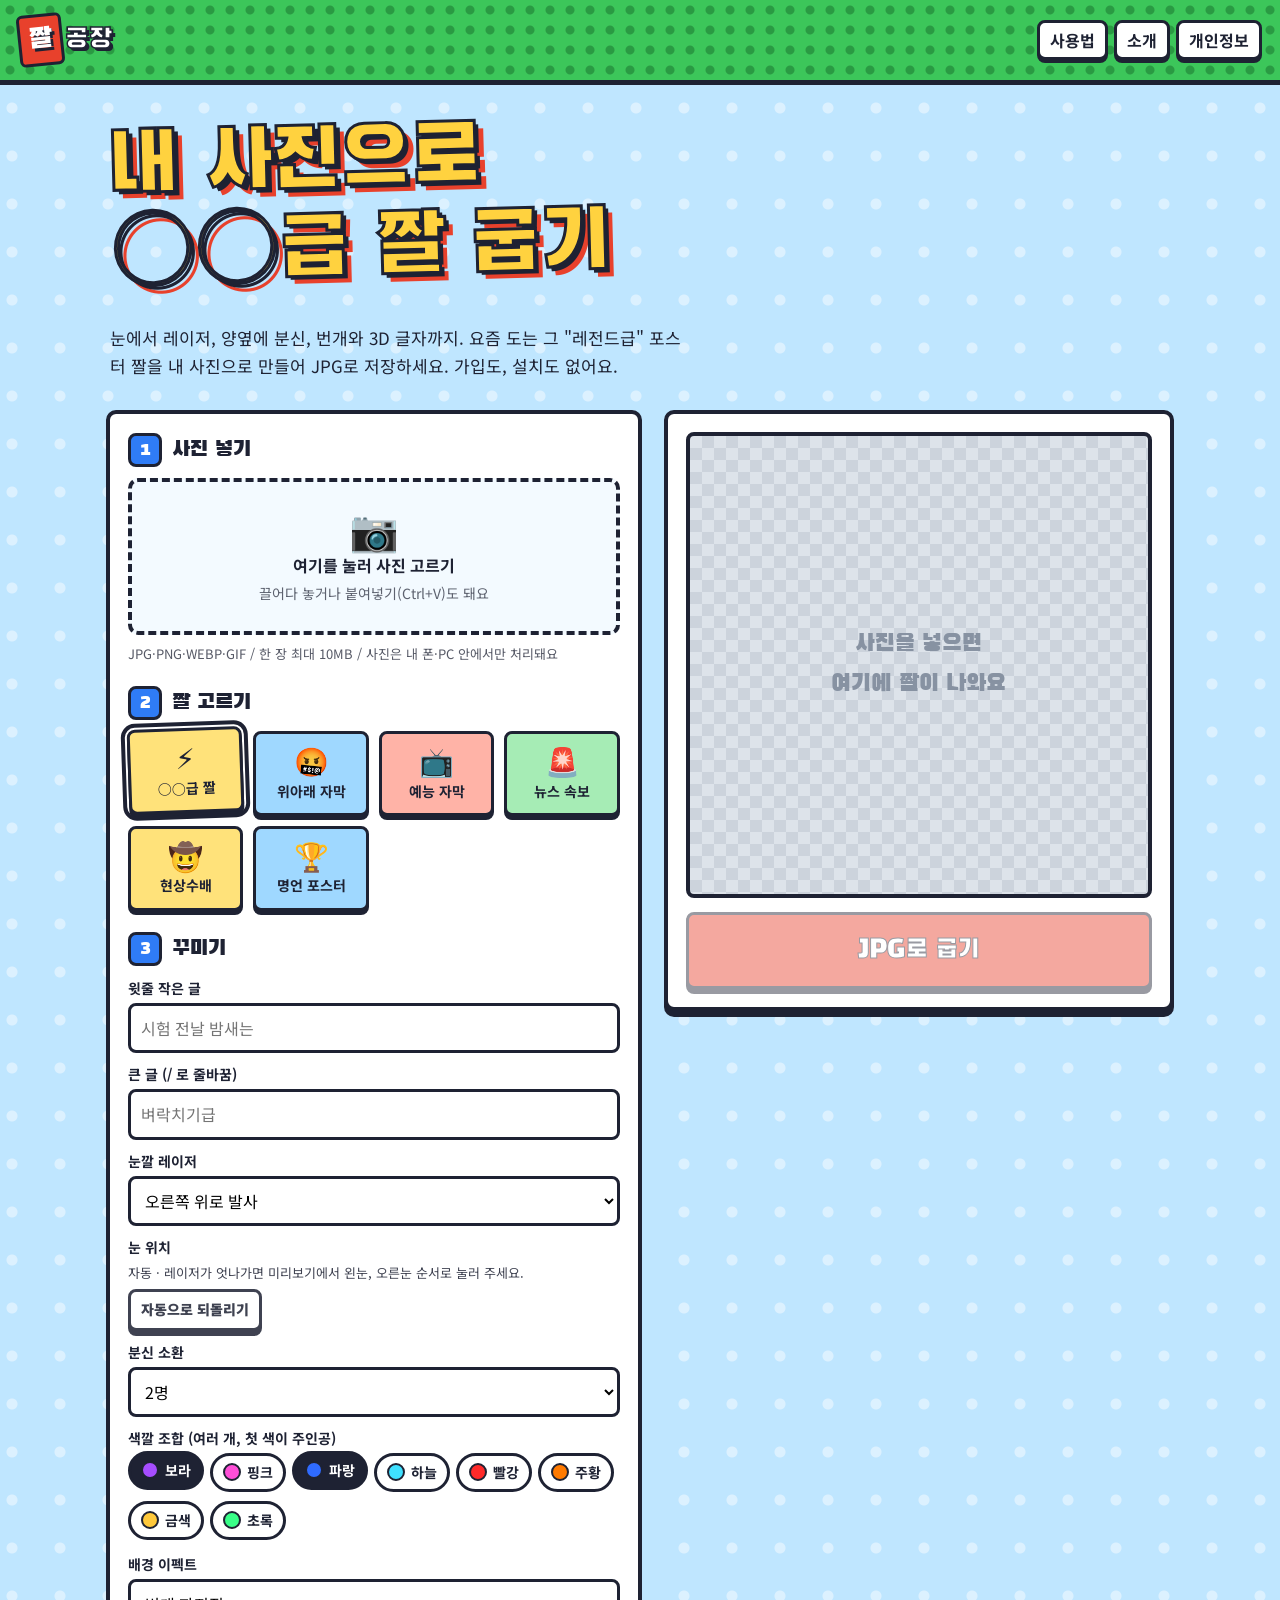
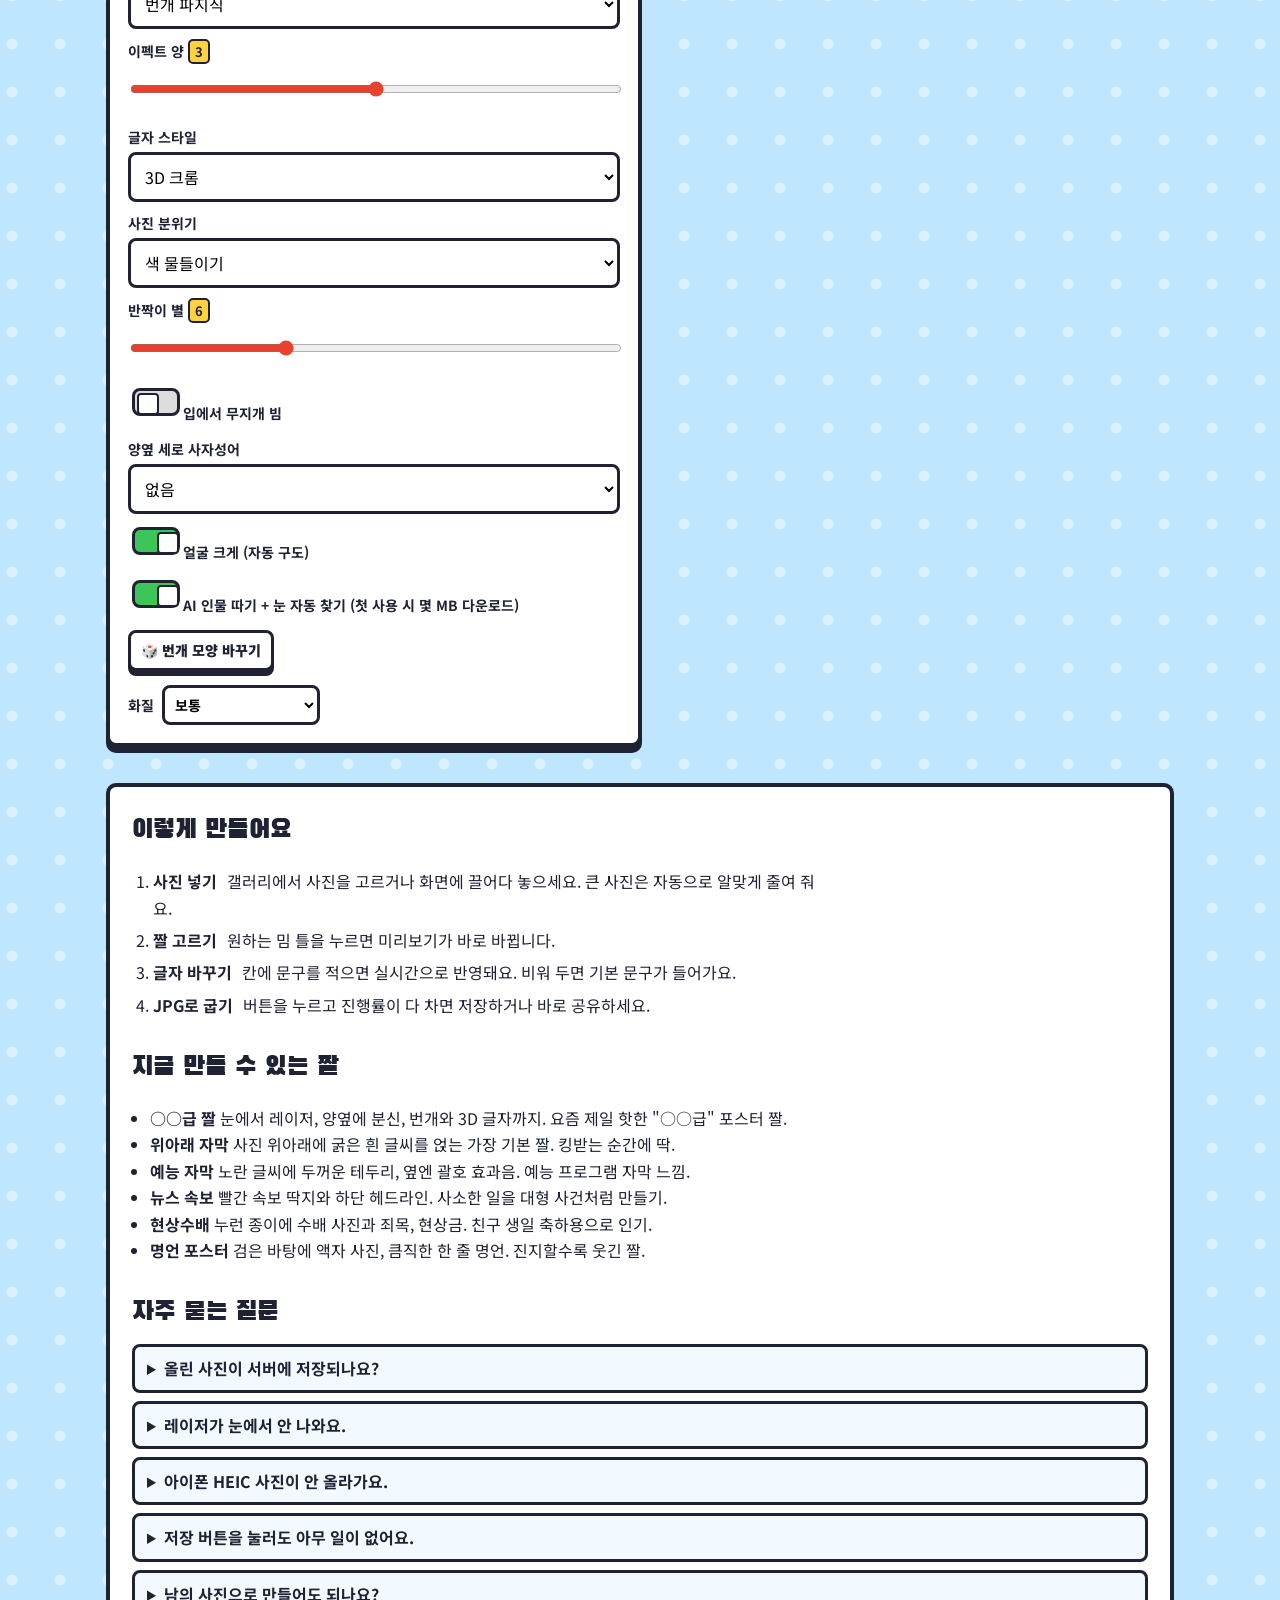
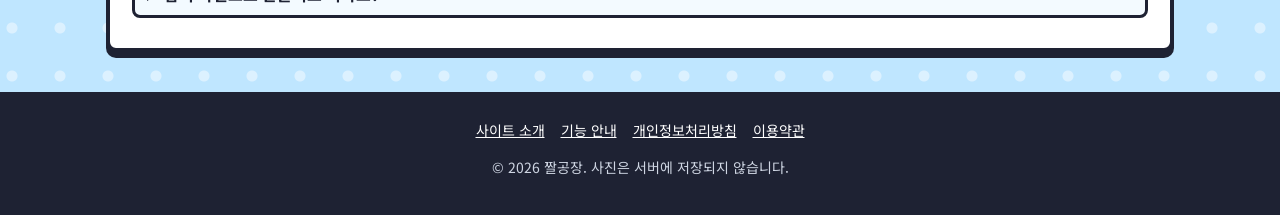
<file: index.html>
<!doctype html>
<html lang="ko">
<head>
<meta charset="utf-8">
<meta name="viewport" content="width=device-width,initial-scale=1">
<title>짤공장 - 눈 레이저 ○○급 짤 만들기 · 한국 밈 짤 생성기</title>
<meta name="description" content="내 사진에 눈 레이저, 분신, 번개 이펙트, 3D 글자를 넣어 요즘 유행하는 ○○급 짤을 JPG로 만들어 줍니다. 뉴스 속보·현상수배 짤도 무료, 사진은 서버에 올라가지 않아요.">
<meta name="keywords" content="급짤 만들기, 눈 레이저 짤, 레이저 눈 합성, 분신 짤, 짤 만들기, 밈 생성기, 짤 생성기, 예능 자막 짤, 뉴스 속보 짤, 현상수배 짤, 밈 jpg">
<link rel="canonical" href="https://jjalgongjang.pages.dev/">
<meta property="og:type" content="website">
<meta property="og:site_name" content="짤공장">
<meta property="og:title" content="짤공장 - 내 사진으로 한국 밈 짤 만들기">
<meta property="og:description" content="사진 한 장이면 뉴스 속보·예능 자막·현상수배 짤 완성. 무료, 가입 없음.">
<meta property="og:url" content="https://jjalgongjang.pages.dev/">
<meta property="og:image" content="https://jjalgongjang.pages.dev/og.jpg">
<meta name="twitter:card" content="summary_large_image">
<meta name="theme-color" content="#3cc65a">
<link rel="icon" href="data:image/svg+xml,<svg xmlns='http://www.w3.org/2000/svg' viewBox='0 0 100 100'><text y='.9em' font-size='90'>🧱</text></svg>">
<link rel="preconnect" href="https://fonts.googleapis.com">
<link rel="preconnect" href="https://fonts.gstatic.com" crossorigin>
<link href="https://fonts.googleapis.com/css2?family=Black+Han+Sans&family=Noto+Sans+KR:wght@400;700;900&display=swap" rel="stylesheet">
<link rel="stylesheet" href="/style.css">
<!-- 애드센스: 승인용 코드. ca-pub-XXXX 를 본인 ID로 바꾸고 주석 해제 -->
<!-- <script async src="https://pagead2.googlesyndication.com/pagead/js/adsbygoogle.js?client=ca-pub-XXXXXXXXXXXXXXXX" crossorigin="anonymous"></script> -->
<script type="application/ld+json">
{"@context":"https://schema.org","@graph":[
{"@type":"WebApplication","name":"짤공장","url":"https://jjalgongjang.pages.dev/","applicationCategory":"MultimediaApplication","operatingSystem":"Any","offers":{"@type":"Offer","price":"0","priceCurrency":"KRW"},"description":"내 사진으로 한국 밈 짤을 JPG로 만드는 무료 웹 도구"},
{"@type":"FAQPage","mainEntity":[
{"@type":"Question","name":"올린 사진이 서버에 저장되나요?","acceptedAnswer":{"@type":"Answer","text":"아니요. 모든 합성은 사용자의 브라우저 안에서만 처리되며 사진은 어떤 서버로도 전송되지 않습니다."}},
{"@type":"Question","name":"어떤 사진을 올릴 수 있나요?","acceptedAnswer":{"@type":"Answer","text":"JPG, PNG, WEBP, GIF(첫 장면) 형식이며 한 장당 최대 10MB까지 올릴 수 있습니다."}},
{"@type":"Question","name":"만든 짤을 상업적으로 써도 되나요?","acceptedAnswer":{"@type":"Answer","text":"본인이 권리를 가진 사진으로 만든 결과물은 자유롭게 쓸 수 있습니다. 타인의 얼굴이나 저작물이 담긴 사진은 당사자 허락이 필요합니다."}}
]}]}
</script>
</head>
<body>
<header class="top">
  <a class="logo" href="/" aria-label="짤공장 홈"><span class="logo-brick">짤</span>공장</a>
  <nav class="nav">
    <a href="/guide.html">사용법</a>
    <a href="/about.html">소개</a>
    <a href="/privacy.html">개인정보</a>
  </nav>
</header>

<main>
  <section class="hero">
    <h1 class="hero-title">내 사진으로<br>○○급 짤 굽기</h1>
    <p class="hero-sub">눈에서 레이저, 양옆에 분신, 번개와 3D 글자까지. 요즘 도는 그 "레전드급" 포스터 짤을 내 사진으로 만들어 JPG로 저장하세요. 가입도, 설치도 없어요.</p>
  </section>

  <div class="ad-slot" aria-label="광고"><!-- <ins class="adsbygoogle" style="display:block" data-ad-client="ca-pub-XXXX" data-ad-slot="0000000000" data-ad-format="auto" data-full-width-responsive="true"></ins><script>(adsbygoogle=window.adsbygoogle||[]).push({});</script> --></div>

  <section class="tool" id="tool" aria-label="짤 만들기">
    <div class="panel panel-left">
      <h2 class="step-title"><span class="step-no">1</span>사진 넣기</h2>
      <label class="drop" id="drop" tabindex="0">
        <input type="file" id="file" accept="image/jpeg,image/png,image/webp,image/gif" hidden>
        <span class="drop-icon" aria-hidden="true">📷</span>
        <strong>여기를 눌러 사진 고르기</strong>
        <span class="drop-hint">끌어다 놓거나 붙여넣기(Ctrl+V)도 돼요</span>
      </label>
      <div class="file-info" id="fileInfo" hidden>
        <img id="thumb" alt="올린 사진 미리보기">
        <div class="file-meta">
          <b id="fileName">-</b>
          <span id="fileSize">-</span>
          <div class="quota"><div class="quota-bar" id="quotaBar"></div></div>
          <small id="quotaText">-</small>
        </div>
        <button class="btn btn-ghost" id="removeBtn" type="button">빼기</button>
      </div>
      <p class="limit-note">JPG·PNG·WEBP·GIF / 한 장 최대 10MB / 사진은 내 폰·PC 안에서만 처리돼요</p>
      <p class="msg" id="msg" role="alert" hidden></p>

      <h2 class="step-title"><span class="step-no">2</span>짤 고르기</h2>
      <div class="meme-grid" id="memeGrid" role="radiogroup" aria-label="짤 종류"></div>

      <h2 class="step-title"><span class="step-no">3</span>꾸미기</h2>
      <form class="fields" id="fields" autocomplete="off" onsubmit="return false"></form>

      <label class="quality">화질
        <select id="quality">
          <option value="0.92">선명하게 (용량 큼)</option>
          <option value="0.82" selected>보통</option>
          <option value="0.65">가볍게 (카톡 전송용)</option>
        </select>
      </label>
    </div>

    <div class="panel panel-right">
      <div class="preview-wrap">
        <canvas id="canvas" width="1080" height="1080" aria-label="짤 미리보기"></canvas>
        <div class="empty" id="empty">사진을 넣으면<br>여기에 짤이 나와요</div>
      </div>
      <div class="progress" id="progress" hidden>
        <div class="progress-track"><div class="progress-fill" id="progressFill"></div></div>
        <span id="progressText">준비 중</span>
      </div>
      <button class="btn btn-big" id="makeBtn" type="button" disabled>JPG로 굽기</button>
      <div class="result" id="result" hidden>
        <a class="btn btn-green" id="downloadBtn" download>저장하기</a>
        <button class="btn btn-blue" id="shareBtn" type="button" hidden>공유하기</button>
        <small id="resultInfo"></small>
      </div>
    </div>
  </section>

  <section class="content">
    <h2>이렇게 만들어요</h2>
    <ol class="howto">
      <li><b>사진 넣기</b> 갤러리에서 사진을 고르거나 화면에 끌어다 놓으세요. 큰 사진은 자동으로 알맞게 줄여 줘요.</li>
      <li><b>짤 고르기</b> 원하는 밈 틀을 누르면 미리보기가 바로 바뀝니다.</li>
      <li><b>글자 바꾸기</b> 칸에 문구를 적으면 실시간으로 반영돼요. 비워 두면 기본 문구가 들어가요.</li>
      <li><b>JPG로 굽기</b> 버튼을 누르고 진행률이 다 차면 저장하거나 바로 공유하세요.</li>
    </ol>

    <h2>지금 만들 수 있는 짤</h2>
    <ul class="meme-list" id="memeList"></ul>

    <h2>자주 묻는 질문</h2>
    <details><summary>올린 사진이 서버에 저장되나요?</summary><p>아니요. 짤공장은 사진을 서버로 보내지 않습니다. 합성은 전부 브라우저 안의 캔버스에서 이뤄지고, 창을 닫으면 사진도 메모리에서 사라져요.</p></details>
    <details><summary>레이저가 눈에서 안 나와요.</summary><p>AI 눈 찾기가 켜져 있으면 대부분 자동으로 맞춰집니다. 얼굴이 작거나 옆모습이면 빗나갈 수 있으니, 미리보기에서 왼눈과 오른눈을 차례로 눌러 위치를 직접 찍어 주세요.</p></details>
    <details><summary>아이폰 HEIC 사진이 안 올라가요.</summary><p>브라우저가 HEIC를 직접 읽지 못해서 그래요. 아이폰 설정 &gt; 카메라 &gt; 포맷에서 '높은 호환성'을 고르거나, 사진을 공유할 때 JPG로 저장한 뒤 올려 주세요.</p></details>
    <details><summary>저장 버튼을 눌러도 아무 일이 없어요.</summary><p>일부 앱 내 브라우저(카카오톡, 인스타그램)는 다운로드를 막아요. '공유하기'를 쓰거나 크롬·사파리로 열어 주세요. 미리보기 이미지를 길게 눌러 저장해도 됩니다.</p></details>
    <details><summary>남의 사진으로 만들어도 되나요?</summary><p>친구나 연예인 사진은 당사자 허락 없이 퍼뜨리면 초상권 침해가 될 수 있어요. 내 사진이나 허락받은 사진으로 즐겨 주세요.</p></details>
  </section>

  <div class="ad-slot" aria-label="광고"></div>
</main>

<footer class="foot">
  <nav><a href="/about.html">사이트 소개</a><a href="/guide.html">기능 안내</a><a href="/privacy.html">개인정보처리방침</a><a href="/terms.html">이용약관</a></nav>
  <p>© 2026 짤공장. 사진은 서버에 저장되지 않습니다.</p>
</footer>
<script type="module" src="/app.js"></script>
</body>
</html>
</file>
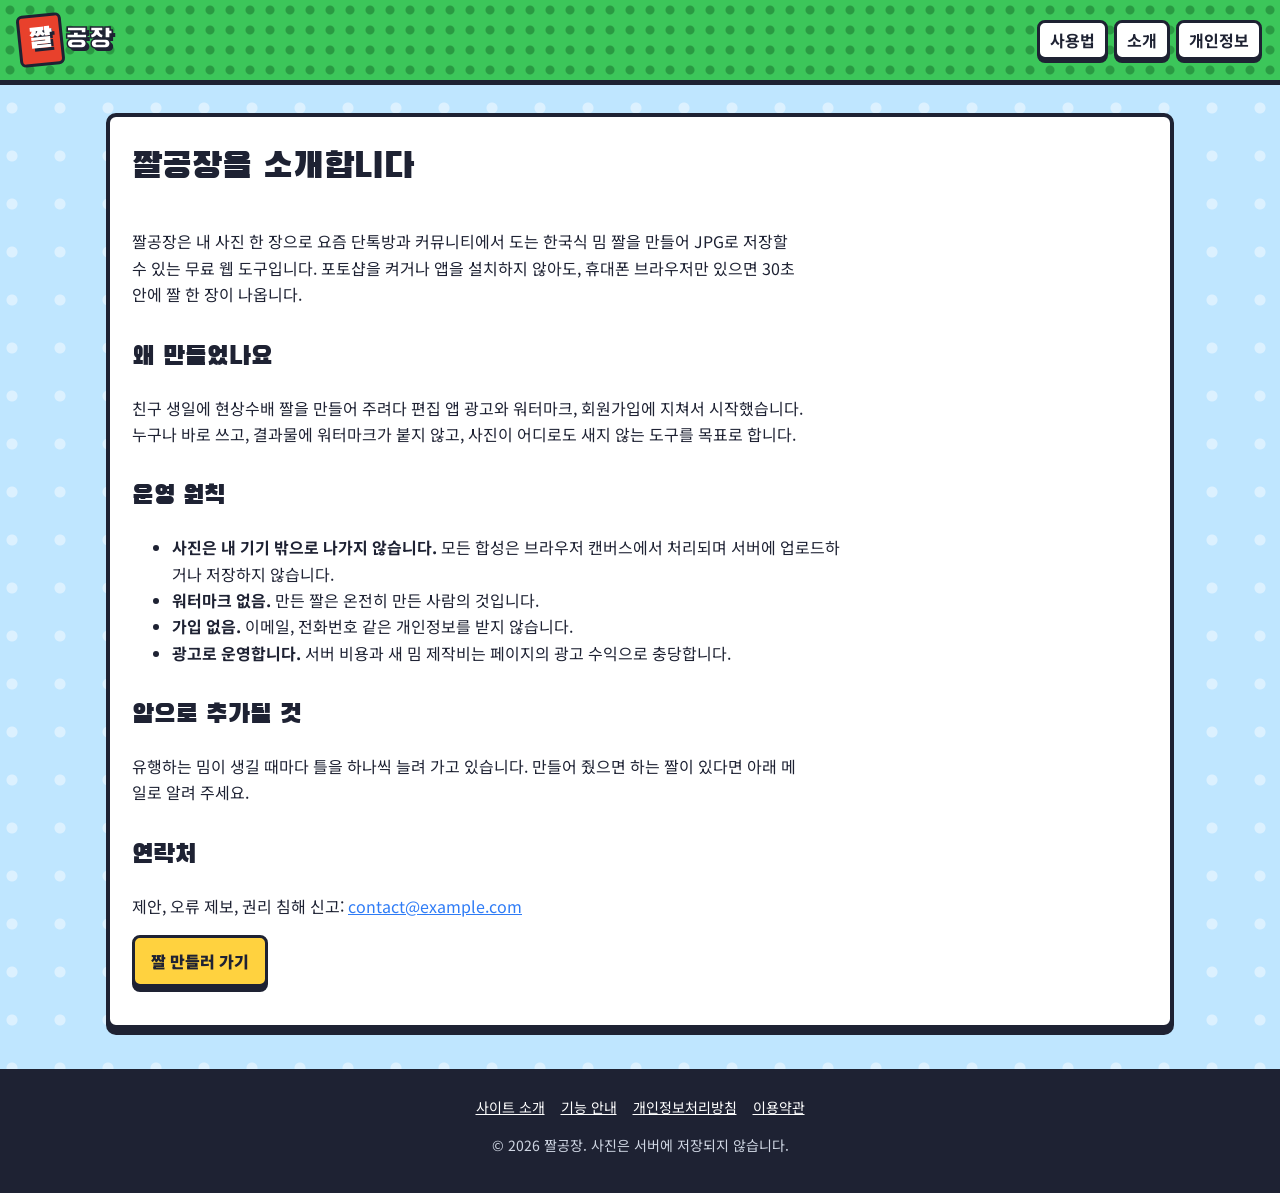
<file: about.html>
<!doctype html>
<html lang="ko">
<head>
<meta charset="utf-8">
<meta name="viewport" content="width=device-width,initial-scale=1">
<title>사이트 소개 | 짤공장</title>
<meta name="description" content="짤공장은 내 사진으로 한국 인터넷 밈 짤을 만드는 무료 웹 도구입니다. 만든 이유와 운영 원칙, 연락처를 소개합니다.">
<link rel="canonical" href="https://jjalgongjang.pages.dev/about.html">
<meta property="og:title" content="사이트 소개 | 짤공장"><meta property="og:description" content="짤공장은 내 사진으로 한국 인터넷 밈 짤을 만드는 무료 웹 도구입니다. 만든 이유와 운영 원칙, 연락처를 소개합니다."><meta property="og:url" content="https://jjalgongjang.pages.dev/about.html"><meta property="og:type" content="article">
<link rel="icon" href="data:image/svg+xml,<svg xmlns='http://www.w3.org/2000/svg' viewBox='0 0 100 100'><text y='.9em' font-size='90'>🧱</text></svg>">
<link href="https://fonts.googleapis.com/css2?family=Black+Han+Sans&family=Noto+Sans+KR:wght@400;700;900&display=swap" rel="stylesheet">
<link rel="stylesheet" href="/style.css">
<!-- <script async src="https://pagead2.googlesyndication.com/pagead/js/adsbygoogle.js?client=ca-pub-XXXXXXXXXXXXXXXX" crossorigin="anonymous"></script> -->
</head>
<body>
<header class="top">
  <a class="logo" href="/" aria-label="짤공장 홈"><span class="logo-brick">짤</span>공장</a>
  <nav class="nav"><a href="/guide.html">사용법</a><a href="/about.html">소개</a><a href="/privacy.html">개인정보</a></nav>
</header>
<main><article class="doc">

<h1>짤공장을 소개합니다</h1>
<p>짤공장은 내 사진 한 장으로 요즘 단톡방과 커뮤니티에서 도는 한국식 밈 짤을 만들어 JPG로 저장할 수 있는 무료 웹 도구입니다. 포토샵을 켜거나 앱을 설치하지 않아도, 휴대폰 브라우저만 있으면 30초 안에 짤 한 장이 나옵니다.</p>
<h2>왜 만들었나요</h2>
<p>친구 생일에 현상수배 짤을 만들어 주려다 편집 앱 광고와 워터마크, 회원가입에 지쳐서 시작했습니다. 누구나 바로 쓰고, 결과물에 워터마크가 붙지 않고, 사진이 어디로도 새지 않는 도구를 목표로 합니다.</p>
<h2>운영 원칙</h2>
<ul>
<li><b>사진은 내 기기 밖으로 나가지 않습니다.</b> 모든 합성은 브라우저 캔버스에서 처리되며 서버에 업로드하거나 저장하지 않습니다.</li>
<li><b>워터마크 없음.</b> 만든 짤은 온전히 만든 사람의 것입니다.</li>
<li><b>가입 없음.</b> 이메일, 전화번호 같은 개인정보를 받지 않습니다.</li>
<li><b>광고로 운영합니다.</b> 서버 비용과 새 밈 제작비는 페이지의 광고 수익으로 충당합니다.</li>
</ul>
<h2>앞으로 추가될 것</h2>
<p>유행하는 밈이 생길 때마다 틀을 하나씩 늘려 가고 있습니다. 만들어 줬으면 하는 짤이 있다면 아래 메일로 알려 주세요.</p>
<h2>연락처</h2>
<p>제안, 오류 제보, 권리 침해 신고: <a href="mailto:contact@example.com">contact@example.com</a></p>
<p><a class="btn" href="/#tool">짤 만들러 가기</a></p>
</article></main>
<footer class="foot">
  <nav><a href="/about.html">사이트 소개</a><a href="/guide.html">기능 안내</a><a href="/privacy.html">개인정보처리방침</a><a href="/terms.html">이용약관</a></nav>
  <p>© 2026 짤공장. 사진은 서버에 저장되지 않습니다.</p>
</footer>
</body>
</html>
</file>
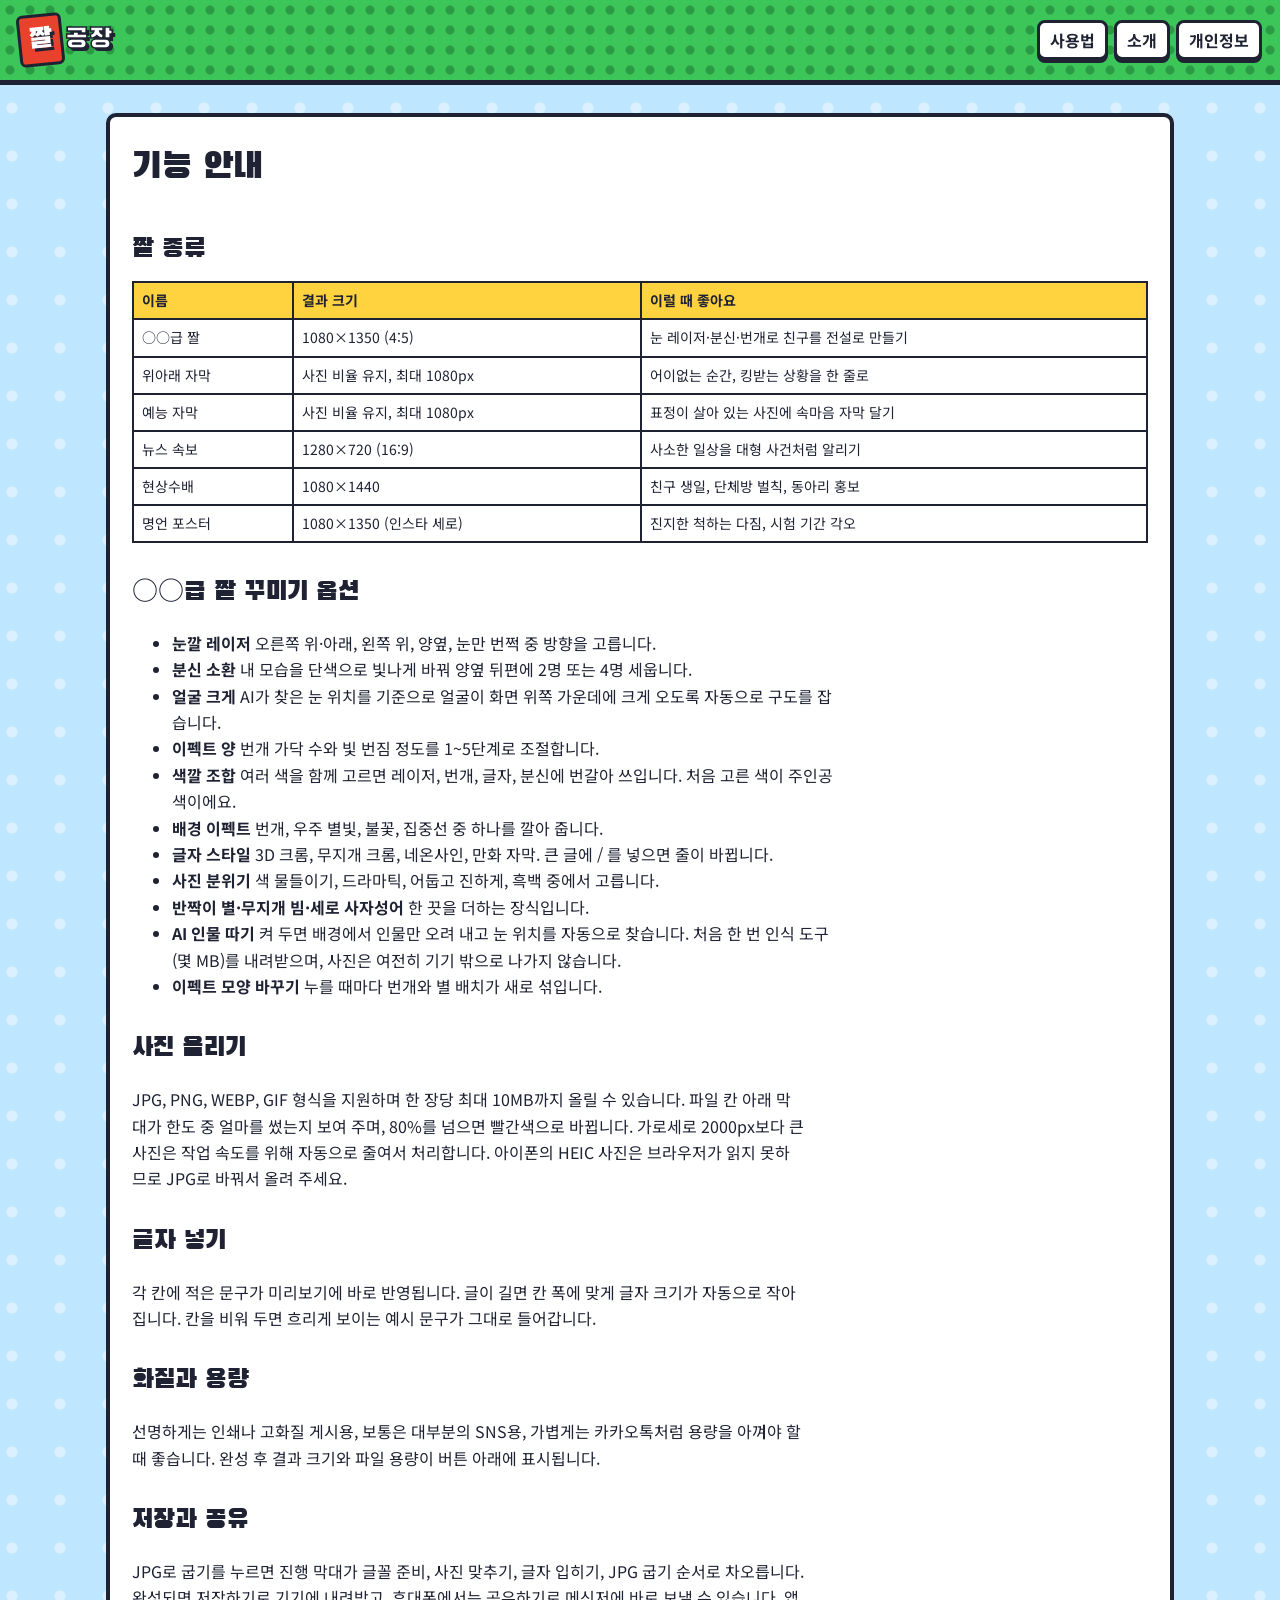
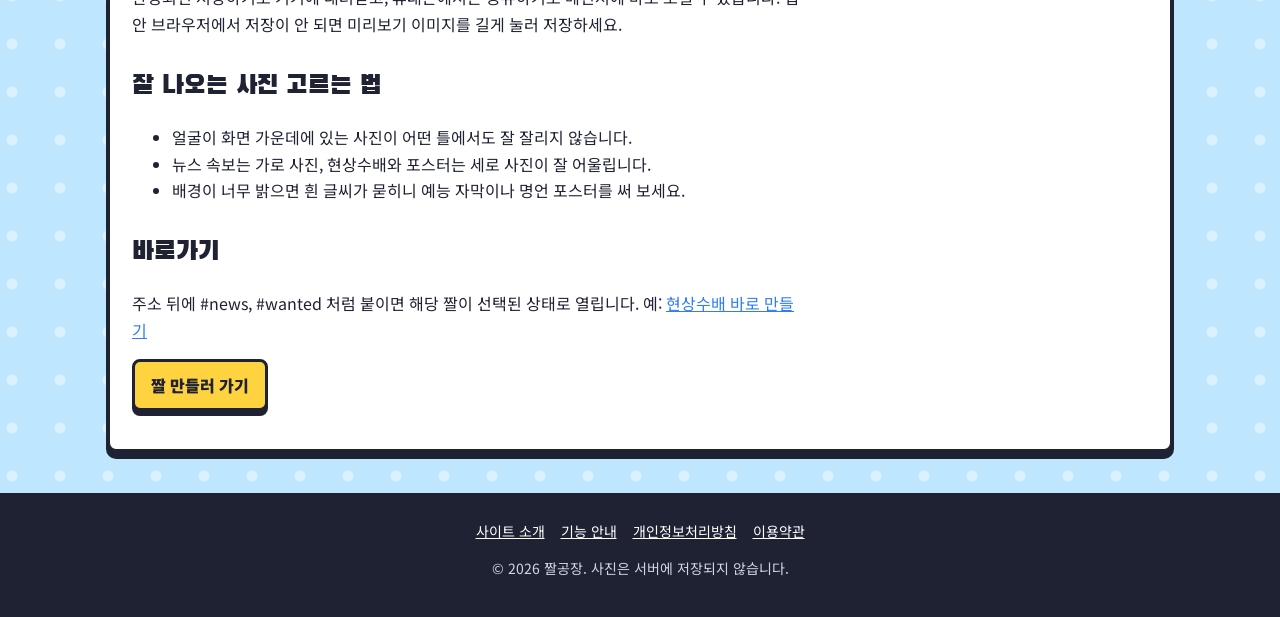
<file: guide.html>
<!doctype html>
<html lang="ko">
<head>
<meta charset="utf-8">
<meta name="viewport" content="width=device-width,initial-scale=1">
<title>기능 안내와 사용법 | 짤공장</title>
<meta name="description" content="짤공장의 짤 종류, 사진 업로드 한도, 화질 설정, 저장과 공유 방법, 잘 나오는 사진 고르는 팁을 안내합니다.">
<link rel="canonical" href="https://jjalgongjang.pages.dev/guide.html">
<meta property="og:title" content="기능 안내와 사용법 | 짤공장"><meta property="og:description" content="짤공장의 짤 종류, 사진 업로드 한도, 화질 설정, 저장과 공유 방법, 잘 나오는 사진 고르는 팁을 안내합니다."><meta property="og:url" content="https://jjalgongjang.pages.dev/guide.html"><meta property="og:type" content="article">
<link rel="icon" href="data:image/svg+xml,<svg xmlns='http://www.w3.org/2000/svg' viewBox='0 0 100 100'><text y='.9em' font-size='90'>🧱</text></svg>">
<link href="https://fonts.googleapis.com/css2?family=Black+Han+Sans&family=Noto+Sans+KR:wght@400;700;900&display=swap" rel="stylesheet">
<link rel="stylesheet" href="/style.css">
<!-- <script async src="https://pagead2.googlesyndication.com/pagead/js/adsbygoogle.js?client=ca-pub-XXXXXXXXXXXXXXXX" crossorigin="anonymous"></script> -->
</head>
<body>
<header class="top">
  <a class="logo" href="/" aria-label="짤공장 홈"><span class="logo-brick">짤</span>공장</a>
  <nav class="nav"><a href="/guide.html">사용법</a><a href="/about.html">소개</a><a href="/privacy.html">개인정보</a></nav>
</header>
<main><article class="doc">

<h1>기능 안내</h1>
<h2>짤 종류</h2>
<div class="table-wrap"><table>
<tr><th>이름</th><th>결과 크기</th><th>이럴 때 좋아요</th></tr>
<tr><td>○○급 짤</td><td>1080×1350 (4:5)</td><td>눈 레이저·분신·번개로 친구를 전설로 만들기</td></tr>
<tr><td>위아래 자막</td><td>사진 비율 유지, 최대 1080px</td><td>어이없는 순간, 킹받는 상황을 한 줄로</td></tr>
<tr><td>예능 자막</td><td>사진 비율 유지, 최대 1080px</td><td>표정이 살아 있는 사진에 속마음 자막 달기</td></tr>
<tr><td>뉴스 속보</td><td>1280×720 (16:9)</td><td>사소한 일상을 대형 사건처럼 알리기</td></tr>
<tr><td>현상수배</td><td>1080×1440</td><td>친구 생일, 단체방 벌칙, 동아리 홍보</td></tr>
<tr><td>명언 포스터</td><td>1080×1350 (인스타 세로)</td><td>진지한 척하는 다짐, 시험 기간 각오</td></tr>
</table></div>
<h2>○○급 짤 꾸미기 옵션</h2>
<ul>
<li><b>눈깔 레이저</b> 오른쪽 위·아래, 왼쪽 위, 양옆, 눈만 번쩍 중 방향을 고릅니다.</li>
<li><b>분신 소환</b> 내 모습을 단색으로 빛나게 바꿔 양옆 뒤편에 2명 또는 4명 세웁니다.</li>
<li><b>얼굴 크게</b> AI가 찾은 눈 위치를 기준으로 얼굴이 화면 위쪽 가운데에 크게 오도록 자동으로 구도를 잡습니다.</li>
<li><b>이펙트 양</b> 번개 가닥 수와 빛 번짐 정도를 1~5단계로 조절합니다.</li>
<li><b>색깔 조합</b> 여러 색을 함께 고르면 레이저, 번개, 글자, 분신에 번갈아 쓰입니다. 처음 고른 색이 주인공 색이에요.</li>
<li><b>배경 이펙트</b> 번개, 우주 별빛, 불꽃, 집중선 중 하나를 깔아 줍니다.</li>
<li><b>글자 스타일</b> 3D 크롬, 무지개 크롬, 네온사인, 만화 자막. 큰 글에 / 를 넣으면 줄이 바뀝니다.</li>
<li><b>사진 분위기</b> 색 물들이기, 드라마틱, 어둡고 진하게, 흑백 중에서 고릅니다.</li>
<li><b>반짝이 별·무지개 빔·세로 사자성어</b> 한 끗을 더하는 장식입니다.</li>
<li><b>AI 인물 따기</b> 켜 두면 배경에서 인물만 오려 내고 눈 위치를 자동으로 찾습니다. 처음 한 번 인식 도구(몇 MB)를 내려받으며, 사진은 여전히 기기 밖으로 나가지 않습니다.</li>
<li><b>이펙트 모양 바꾸기</b> 누를 때마다 번개와 별 배치가 새로 섞입니다.</li>
</ul>
<h2>사진 올리기</h2>
<p>JPG, PNG, WEBP, GIF 형식을 지원하며 한 장당 최대 10MB까지 올릴 수 있습니다. 파일 칸 아래 막대가 한도 중 얼마를 썼는지 보여 주며, 80%를 넘으면 빨간색으로 바뀝니다. 가로세로 2000px보다 큰 사진은 작업 속도를 위해 자동으로 줄여서 처리합니다. 아이폰의 HEIC 사진은 브라우저가 읽지 못하므로 JPG로 바꿔서 올려 주세요.</p>
<h2>글자 넣기</h2>
<p>각 칸에 적은 문구가 미리보기에 바로 반영됩니다. 글이 길면 칸 폭에 맞게 글자 크기가 자동으로 작아집니다. 칸을 비워 두면 흐리게 보이는 예시 문구가 그대로 들어갑니다.</p>
<h2>화질과 용량</h2>
<p>선명하게는 인쇄나 고화질 게시용, 보통은 대부분의 SNS용, 가볍게는 카카오톡처럼 용량을 아껴야 할 때 좋습니다. 완성 후 결과 크기와 파일 용량이 버튼 아래에 표시됩니다.</p>
<h2>저장과 공유</h2>
<p>JPG로 굽기를 누르면 진행 막대가 글꼴 준비, 사진 맞추기, 글자 입히기, JPG 굽기 순서로 차오릅니다. 완성되면 저장하기로 기기에 내려받고, 휴대폰에서는 공유하기로 메신저에 바로 보낼 수 있습니다. 앱 안 브라우저에서 저장이 안 되면 미리보기 이미지를 길게 눌러 저장하세요.</p>
<h2>잘 나오는 사진 고르는 법</h2>
<ul>
<li>얼굴이 화면 가운데에 있는 사진이 어떤 틀에서도 잘 잘리지 않습니다.</li>
<li>뉴스 속보는 가로 사진, 현상수배와 포스터는 세로 사진이 잘 어울립니다.</li>
<li>배경이 너무 밝으면 흰 글씨가 묻히니 예능 자막이나 명언 포스터를 써 보세요.</li>
</ul>
<h2>바로가기</h2>
<p>주소 뒤에 #news, #wanted 처럼 붙이면 해당 짤이 선택된 상태로 열립니다. 예: <a href="/#wanted">현상수배 바로 만들기</a></p>
<p><a class="btn" href="/#tool">짤 만들러 가기</a></p>
</article></main>
<footer class="foot">
  <nav><a href="/about.html">사이트 소개</a><a href="/guide.html">기능 안내</a><a href="/privacy.html">개인정보처리방침</a><a href="/terms.html">이용약관</a></nav>
  <p>© 2026 짤공장. 사진은 서버에 저장되지 않습니다.</p>
</footer>
</body>
</html>
</file>
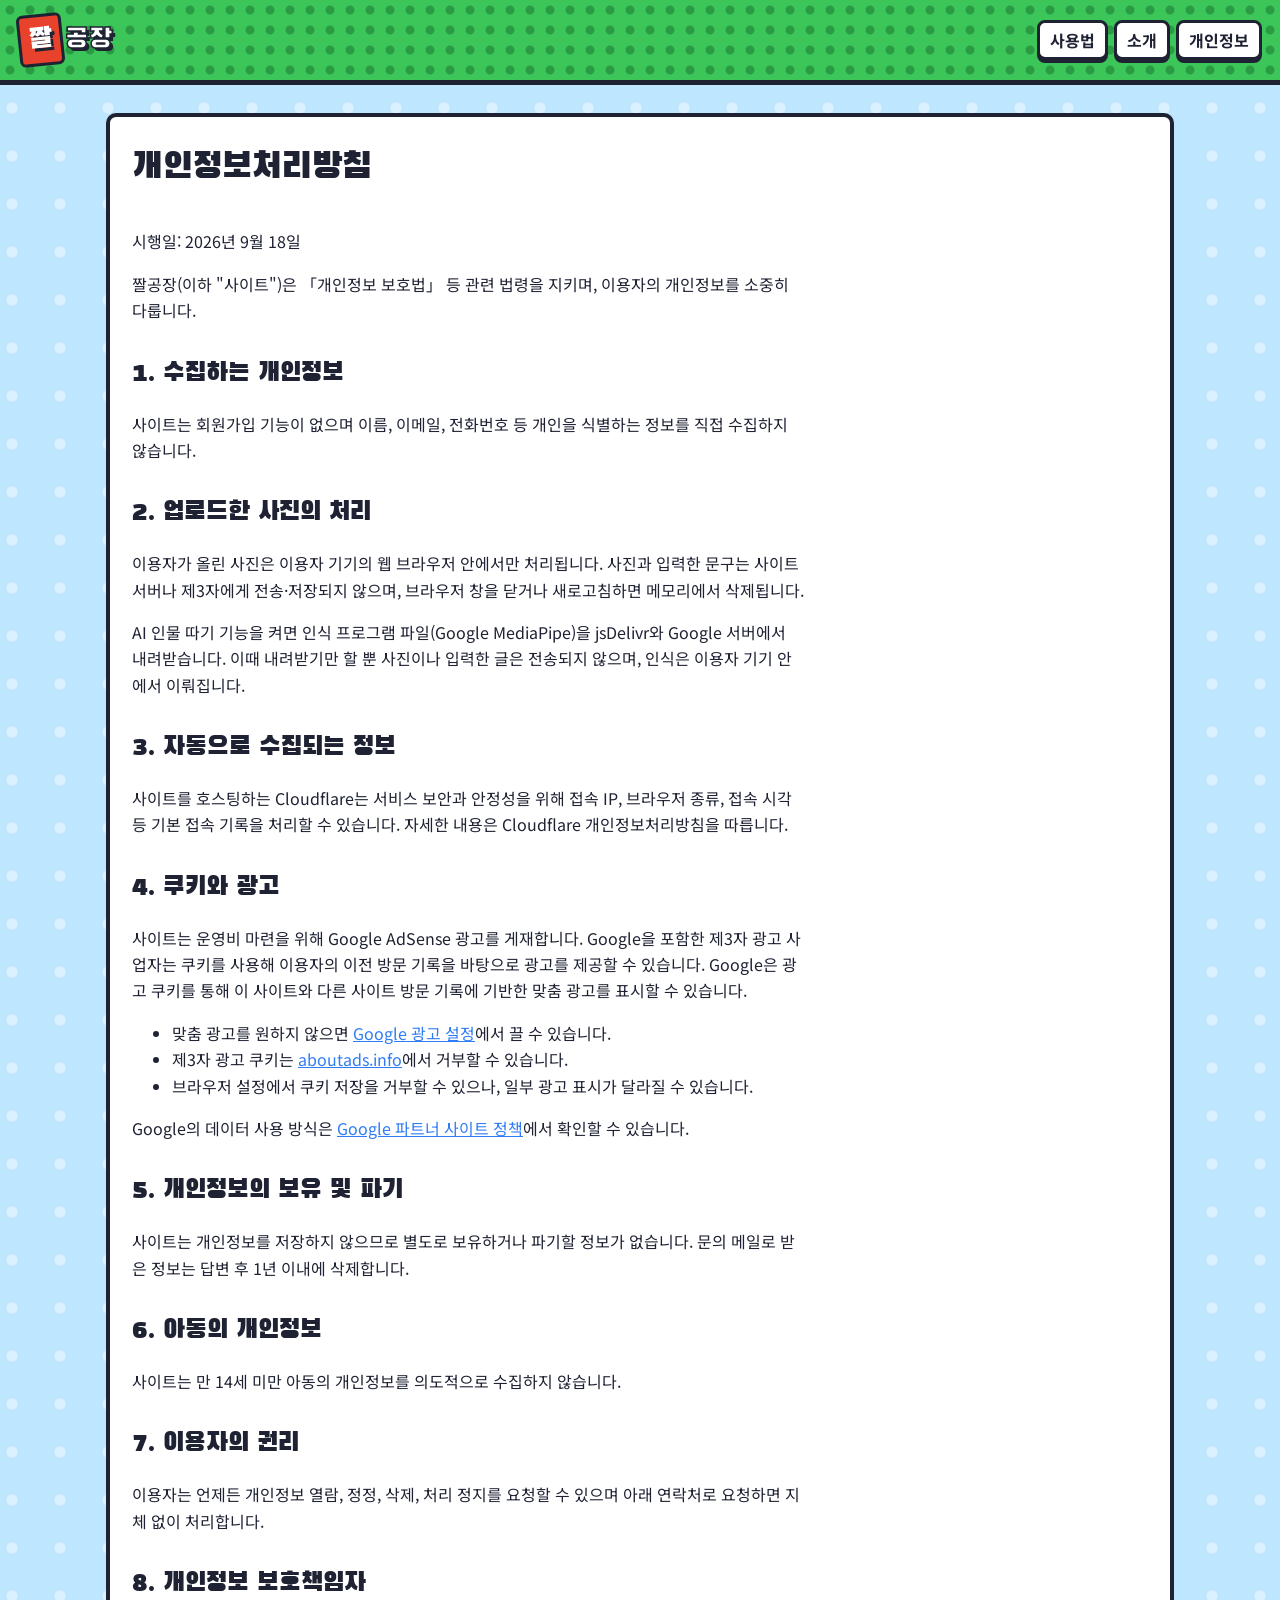
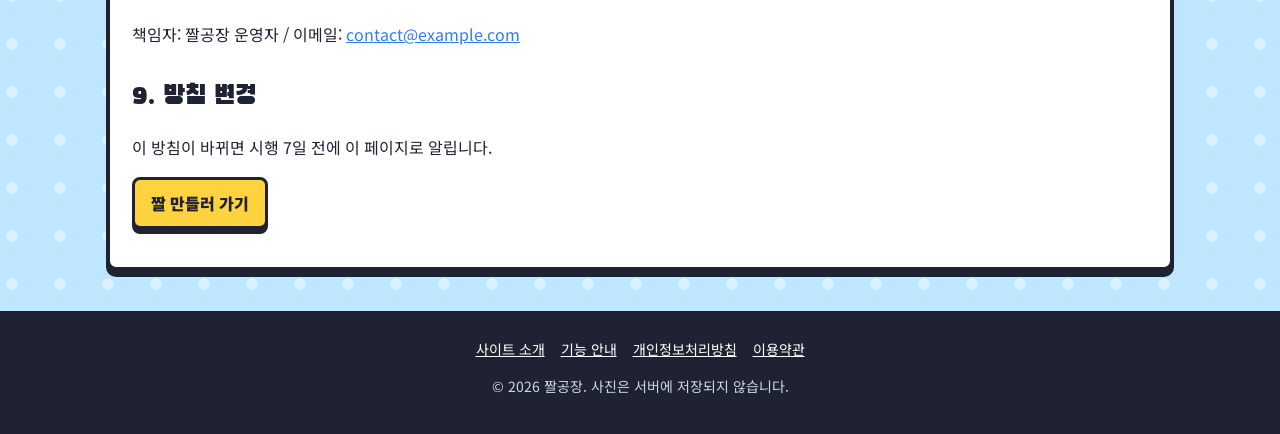
<file: privacy.html>
<!doctype html>
<html lang="ko">
<head>
<meta charset="utf-8">
<meta name="viewport" content="width=device-width,initial-scale=1">
<title>개인정보처리방침 | 짤공장</title>
<meta name="description" content="짤공장은 사진과 개인정보를 서버에 수집하지 않습니다. 광고 쿠키 사용과 이용자 권리를 안내합니다.">
<link rel="canonical" href="https://jjalgongjang.pages.dev/privacy.html">
<meta property="og:title" content="개인정보처리방침 | 짤공장"><meta property="og:description" content="짤공장은 사진과 개인정보를 서버에 수집하지 않습니다. 광고 쿠키 사용과 이용자 권리를 안내합니다."><meta property="og:url" content="https://jjalgongjang.pages.dev/privacy.html"><meta property="og:type" content="article">
<link rel="icon" href="data:image/svg+xml,<svg xmlns='http://www.w3.org/2000/svg' viewBox='0 0 100 100'><text y='.9em' font-size='90'>🧱</text></svg>">
<link href="https://fonts.googleapis.com/css2?family=Black+Han+Sans&family=Noto+Sans+KR:wght@400;700;900&display=swap" rel="stylesheet">
<link rel="stylesheet" href="/style.css">
<!-- <script async src="https://pagead2.googlesyndication.com/pagead/js/adsbygoogle.js?client=ca-pub-XXXXXXXXXXXXXXXX" crossorigin="anonymous"></script> -->
</head>
<body>
<header class="top">
  <a class="logo" href="/" aria-label="짤공장 홈"><span class="logo-brick">짤</span>공장</a>
  <nav class="nav"><a href="/guide.html">사용법</a><a href="/about.html">소개</a><a href="/privacy.html">개인정보</a></nav>
</header>
<main><article class="doc">

<h1>개인정보처리방침</h1>
<p>시행일: 2026년 9월 18일</p>
<p>짤공장(이하 &quot;사이트&quot;)은 「개인정보 보호법」 등 관련 법령을 지키며, 이용자의 개인정보를 소중히 다룹니다.</p>
<h2>1. 수집하는 개인정보</h2>
<p>사이트는 회원가입 기능이 없으며 이름, 이메일, 전화번호 등 개인을 식별하는 정보를 직접 수집하지 않습니다.</p>
<h2>2. 업로드한 사진의 처리</h2>
<p>이용자가 올린 사진은 이용자 기기의 웹 브라우저 안에서만 처리됩니다. 사진과 입력한 문구는 사이트 서버나 제3자에게 전송·저장되지 않으며, 브라우저 창을 닫거나 새로고침하면 메모리에서 삭제됩니다.</p>
<p>AI 인물 따기 기능을 켜면 인식 프로그램 파일(Google MediaPipe)을 jsDelivr와 Google 서버에서 내려받습니다. 이때 내려받기만 할 뿐 사진이나 입력한 글은 전송되지 않으며, 인식은 이용자 기기 안에서 이뤄집니다.</p>
<h2>3. 자동으로 수집되는 정보</h2>
<p>사이트를 호스팅하는 Cloudflare는 서비스 보안과 안정성을 위해 접속 IP, 브라우저 종류, 접속 시각 등 기본 접속 기록을 처리할 수 있습니다. 자세한 내용은 Cloudflare 개인정보처리방침을 따릅니다.</p>
<h2>4. 쿠키와 광고</h2>
<p>사이트는 운영비 마련을 위해 Google AdSense 광고를 게재합니다. Google을 포함한 제3자 광고 사업자는 쿠키를 사용해 이용자의 이전 방문 기록을 바탕으로 광고를 제공할 수 있습니다. Google은 광고 쿠키를 통해 이 사이트와 다른 사이트 방문 기록에 기반한 맞춤 광고를 표시할 수 있습니다.</p>
<ul>
<li>맞춤 광고를 원하지 않으면 <a href="https://www.google.com/settings/ads" rel="nofollow noopener" target="_blank">Google 광고 설정</a>에서 끌 수 있습니다.</li>
<li>제3자 광고 쿠키는 <a href="https://www.aboutads.info/choices" rel="nofollow noopener" target="_blank">aboutads.info</a>에서 거부할 수 있습니다.</li>
<li>브라우저 설정에서 쿠키 저장을 거부할 수 있으나, 일부 광고 표시가 달라질 수 있습니다.</li>
</ul>
<p>Google의 데이터 사용 방식은 <a href="https://policies.google.com/technologies/partner-sites" rel="nofollow noopener" target="_blank">Google 파트너 사이트 정책</a>에서 확인할 수 있습니다.</p>
<h2>5. 개인정보의 보유 및 파기</h2>
<p>사이트는 개인정보를 저장하지 않으므로 별도로 보유하거나 파기할 정보가 없습니다. 문의 메일로 받은 정보는 답변 후 1년 이내에 삭제합니다.</p>
<h2>6. 아동의 개인정보</h2>
<p>사이트는 만 14세 미만 아동의 개인정보를 의도적으로 수집하지 않습니다.</p>
<h2>7. 이용자의 권리</h2>
<p>이용자는 언제든 개인정보 열람, 정정, 삭제, 처리 정지를 요청할 수 있으며 아래 연락처로 요청하면 지체 없이 처리합니다.</p>
<h2>8. 개인정보 보호책임자</h2>
<p>책임자: 짤공장 운영자 / 이메일: <a href="mailto:contact@example.com">contact@example.com</a></p>
<h2>9. 방침 변경</h2>
<p>이 방침이 바뀌면 시행 7일 전에 이 페이지로 알립니다.</p>
<p><a class="btn" href="/#tool">짤 만들러 가기</a></p>
</article></main>
<footer class="foot">
  <nav><a href="/about.html">사이트 소개</a><a href="/guide.html">기능 안내</a><a href="/privacy.html">개인정보처리방침</a><a href="/terms.html">이용약관</a></nav>
  <p>© 2026 짤공장. 사진은 서버에 저장되지 않습니다.</p>
</footer>
</body>
</html>
</file>
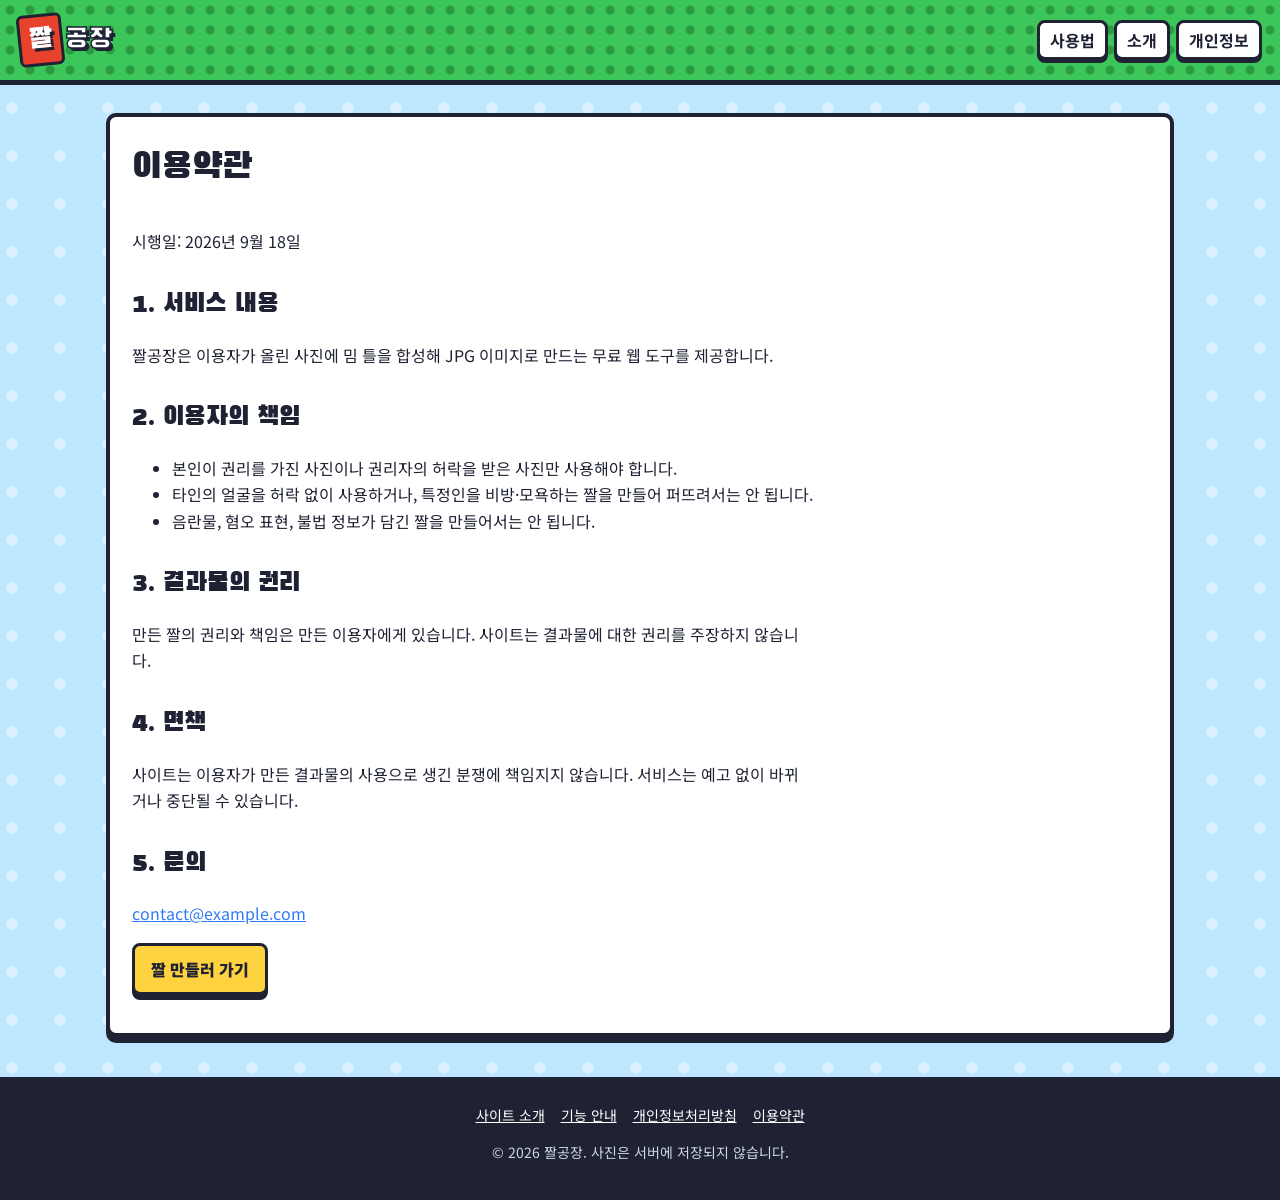
<file: terms.html>
<!doctype html>
<html lang="ko">
<head>
<meta charset="utf-8">
<meta name="viewport" content="width=device-width,initial-scale=1">
<title>이용약관 | 짤공장</title>
<meta name="description" content="짤공장 이용 시 지켜야 할 사항과 초상권·저작권 관련 책임을 안내합니다.">
<link rel="canonical" href="https://jjalgongjang.pages.dev/terms.html">
<meta property="og:title" content="이용약관 | 짤공장"><meta property="og:description" content="짤공장 이용 시 지켜야 할 사항과 초상권·저작권 관련 책임을 안내합니다."><meta property="og:url" content="https://jjalgongjang.pages.dev/terms.html"><meta property="og:type" content="article">
<link rel="icon" href="data:image/svg+xml,<svg xmlns='http://www.w3.org/2000/svg' viewBox='0 0 100 100'><text y='.9em' font-size='90'>🧱</text></svg>">
<link href="https://fonts.googleapis.com/css2?family=Black+Han+Sans&family=Noto+Sans+KR:wght@400;700;900&display=swap" rel="stylesheet">
<link rel="stylesheet" href="/style.css">
<!-- <script async src="https://pagead2.googlesyndication.com/pagead/js/adsbygoogle.js?client=ca-pub-XXXXXXXXXXXXXXXX" crossorigin="anonymous"></script> -->
</head>
<body>
<header class="top">
  <a class="logo" href="/" aria-label="짤공장 홈"><span class="logo-brick">짤</span>공장</a>
  <nav class="nav"><a href="/guide.html">사용법</a><a href="/about.html">소개</a><a href="/privacy.html">개인정보</a></nav>
</header>
<main><article class="doc">

<h1>이용약관</h1>
<p>시행일: 2026년 9월 18일</p>
<h2>1. 서비스 내용</h2>
<p>짤공장은 이용자가 올린 사진에 밈 틀을 합성해 JPG 이미지로 만드는 무료 웹 도구를 제공합니다.</p>
<h2>2. 이용자의 책임</h2>
<ul>
<li>본인이 권리를 가진 사진이나 권리자의 허락을 받은 사진만 사용해야 합니다.</li>
<li>타인의 얼굴을 허락 없이 사용하거나, 특정인을 비방·모욕하는 짤을 만들어 퍼뜨려서는 안 됩니다.</li>
<li>음란물, 혐오 표현, 불법 정보가 담긴 짤을 만들어서는 안 됩니다.</li>
</ul>
<h2>3. 결과물의 권리</h2>
<p>만든 짤의 권리와 책임은 만든 이용자에게 있습니다. 사이트는 결과물에 대한 권리를 주장하지 않습니다.</p>
<h2>4. 면책</h2>
<p>사이트는 이용자가 만든 결과물의 사용으로 생긴 분쟁에 책임지지 않습니다. 서비스는 예고 없이 바뀌거나 중단될 수 있습니다.</p>
<h2>5. 문의</h2>
<p><a href="mailto:contact@example.com">contact@example.com</a></p>
<p><a class="btn" href="/#tool">짤 만들러 가기</a></p>
</article></main>
<footer class="foot">
  <nav><a href="/about.html">사이트 소개</a><a href="/guide.html">기능 안내</a><a href="/privacy.html">개인정보처리방침</a><a href="/terms.html">이용약관</a></nav>
  <p>© 2026 짤공장. 사진은 서버에 저장되지 않습니다.</p>
</footer>
</body>
</html>
</file>
<file: style.css>
/* ===== 토큰 ===== */
:root{
  --ink:#1e2233; --sky:#bfe6ff; --grass:#3cc65a; --grass-d:#2a9a43;
  --brick:#e8412c; --sun:#ffd23f; --blue:#2f7cf6; --paper:#fff;
  --r:10px; --shadow:0 6px 0 var(--ink);
  --display:"Black Han Sans","Noto Sans KR",sans-serif;
  --body:"Noto Sans KR",system-ui,sans-serif;
}
*{box-sizing:border-box}
[hidden]{display:none!important}
html{-webkit-text-size-adjust:100%}
body{margin:0;font-family:var(--body);color:var(--ink);line-height:1.65;
  background:var(--sky) radial-gradient(circle at 12px 12px,rgba(255,255,255,.45) 5px,transparent 6px) 0 0/48px 48px}
a{color:var(--blue)}
img{max-width:100%}
:focus-visible{outline:4px solid var(--sun);outline-offset:2px}

/* ===== 헤더: 초록 베이스플레이트 ===== */
.top{display:flex;align-items:center;justify-content:space-between;gap:12px;padding:14px 18px;
  background:var(--grass) radial-gradient(circle at 10px 10px,var(--grass-d) 4px,transparent 5px) 0 0/20px 20px;
  border-bottom:5px solid var(--ink)}
.logo{font-family:var(--display);font-size:28px;color:#fff;text-decoration:none;-webkit-text-stroke:1.5px var(--ink);text-shadow:3px 3px 0 var(--ink)}
.logo-brick{display:inline-block;background:var(--brick);padding:0 8px;margin-right:2px;border:3px solid var(--ink);border-radius:6px;transform:rotate(-6deg);-webkit-text-stroke:0}
.nav{display:flex;gap:6px;flex-wrap:wrap}
.nav a{color:var(--ink);font-weight:700;text-decoration:none;background:#fff;border:3px solid var(--ink);border-radius:8px;padding:4px 10px;box-shadow:0 3px 0 var(--ink)}
.nav a:hover{background:var(--sun)}

main{max-width:1100px;margin:0 auto;padding:0 16px 40px}

/* ===== 히어로: 블록 글자 ===== */
.hero{padding:40px 4px 20px}
.hero-title{font-family:var(--display);font-weight:400;font-size:clamp(40px,9vw,84px);line-height:1.05;margin:0;color:var(--sun);
  -webkit-text-stroke:3px var(--ink);text-shadow:4px 4px 0 var(--ink),8px 8px 0 var(--brick);transform:rotate(-1.5deg);transform-origin:left}
.hero-sub{max-width:34em;font-size:17px;margin:22px 0 0}

/* ===== 공통 패널/버튼 ===== */
.panel{background:var(--paper);border:4px solid var(--ink);border-radius:var(--r);box-shadow:var(--shadow);padding:18px}
.btn{display:inline-flex;align-items:center;justify-content:center;gap:6px;font:inherit;font-weight:900;font-size:16px;
  color:var(--ink);background:var(--sun);border:3px solid var(--ink);border-radius:8px;padding:10px 16px;
  box-shadow:0 5px 0 var(--ink);cursor:pointer;text-decoration:none;transition:transform .06s,box-shadow .06s}
.btn:active{transform:translateY(4px);box-shadow:0 1px 0 var(--ink)}
.btn:disabled{opacity:.45;cursor:not-allowed;transform:none;box-shadow:0 5px 0 var(--ink)}
.btn-big{width:100%;font-family:var(--display);font-weight:400;font-size:26px;padding:14px;background:var(--brick);color:#fff;-webkit-text-stroke:1px var(--ink)}
.btn-green{background:var(--grass);color:#fff}
.btn-blue{background:var(--blue);color:#fff}
.btn-ghost{background:#fff;padding:6px 10px;font-size:14px}

/* ===== 도구 레이아웃 ===== */
.tool{display:grid;grid-template-columns:1fr;gap:22px;margin:10px 0 36px}
@media(min-width:880px){.tool{grid-template-columns:1.05fr 1fr;align-items:start}.panel-right{position:sticky;top:16px}}
.step-title{display:flex;align-items:center;gap:10px;font-family:var(--display);font-weight:400;font-size:22px;margin:20px 0 10px}
.step-title:first-child{margin-top:0}
.step-no{display:grid;place-items:center;width:34px;height:34px;background:var(--blue);color:#fff;border:3px solid var(--ink);border-radius:8px;font-size:18px}

.drop{display:flex;flex-direction:column;align-items:center;gap:4px;padding:26px 12px;text-align:center;cursor:pointer;
  border:4px dashed var(--ink);border-radius:var(--r);background:#f3faff;transition:background .15s}
.drop:hover,.drop.over{background:#fff5c2}
.drop-icon{font-size:40px;line-height:1}
.drop-hint{font-size:14px;opacity:.7}
.file-info{display:flex;align-items:center;gap:12px;margin-top:10px;padding:10px;border:3px solid var(--ink);border-radius:8px;background:#f7f7f7}
.file-info img{width:64px;height:64px;object-fit:cover;border:3px solid var(--ink);border-radius:6px}
.file-meta{flex:1;min-width:0;display:flex;flex-direction:column;font-size:14px}
.file-meta b{white-space:nowrap;overflow:hidden;text-overflow:ellipsis}
.quota{height:10px;border:2px solid var(--ink);border-radius:5px;background:#fff;margin:4px 0 2px;overflow:hidden}
.quota-bar{height:100%;width:0;background:var(--grass)}
.quota-bar.warn{background:var(--brick)}
.limit-note{font-size:13px;opacity:.75;margin:8px 0 0}
.msg{margin:8px 0 0;padding:8px 10px;background:#ffe1dc;border:3px solid var(--brick);border-radius:8px;font-weight:700;font-size:14px}

.meme-grid{display:grid;grid-template-columns:repeat(auto-fill,minmax(96px,1fr));gap:10px}
.meme-tile{font:inherit;display:flex;flex-direction:column;align-items:center;gap:2px;padding:10px 4px;cursor:pointer;
  border:3px solid var(--ink);border-radius:8px;box-shadow:0 4px 0 var(--ink);font-weight:700;font-size:14px;color:var(--ink)}
.meme-tile span{font-size:28px;line-height:1.2}
.meme-tile:nth-child(4n+1){background:#ffe27a}.meme-tile:nth-child(4n+2){background:#9fd8ff}
.meme-tile:nth-child(4n+3){background:#ffb3a7}.meme-tile:nth-child(4n+4){background:#a6ecb5}
.meme-tile[aria-checked="true"]{outline:4px solid var(--ink);outline-offset:2px;transform:translateY(-3px) rotate(-2deg)}

.fields{display:flex;flex-direction:column;gap:10px}
.field label{display:block;font-weight:700;font-size:14px;margin-bottom:3px}
.field input{width:100%;font:inherit;font-size:16px;padding:9px 10px;border:3px solid var(--ink);border-radius:8px;background:#fff}
.quality{display:flex;align-items:center;gap:8px;margin-top:14px;font-weight:700;font-size:14px}
.quality select{font:inherit;padding:6px;border:3px solid var(--ink);border-radius:8px;background:#fff}

.preview-wrap{position:relative;border:4px solid var(--ink);border-radius:8px;overflow:hidden;background:#dde3ea;
  background-image:linear-gradient(45deg,#ccd3dc 25%,transparent 25%,transparent 75%,#ccd3dc 75%),linear-gradient(45deg,#ccd3dc 25%,transparent 25%,transparent 75%,#ccd3dc 75%);
  background-size:24px 24px;background-position:0 0,12px 12px;margin-bottom:14px}
#canvas{display:block;width:100%;height:auto}
.empty{position:absolute;inset:0;display:grid;place-items:center;text-align:center;font-family:var(--display);font-size:24px;color:#8792a2}
.progress{display:flex;align-items:center;gap:10px;margin-bottom:12px;font-weight:700;font-size:14px}
.progress-track{flex:1;height:22px;border:3px solid var(--ink);border-radius:6px;background:#fff;overflow:hidden}
.progress-fill{height:100%;width:0;transition:width .2s;
  background:repeating-linear-gradient(90deg,var(--grass) 0 20px,var(--grass-d) 20px 24px)}
.result{display:flex;flex-wrap:wrap;align-items:center;gap:10px;margin-top:14px}
.result small{width:100%;opacity:.75}

/* ===== 본문 콘텐츠 ===== */
.content,.doc{background:#fff;border:4px solid var(--ink);border-radius:var(--r);box-shadow:var(--shadow);padding:22px}
.doc{margin-top:28px}
.content h2,.doc h2{font-family:var(--display);font-weight:400;font-size:26px;margin:28px 0 10px}
.content h2:first-child,.doc h1{margin-top:0}
.doc h1{font-family:var(--display);font-weight:400;font-size:36px}
.content p,.doc p,.doc li,.howto li{max-width:42em}
.howto{padding-left:1.3em}.howto li{margin:6px 0}.howto b{margin-right:6px}
.meme-list{padding-left:1.1em}
details{border:3px solid var(--ink);border-radius:8px;padding:8px 12px;margin:8px 0;background:#f3faff}
summary{font-weight:700;cursor:pointer}
.table-wrap{overflow-x:auto}
.doc table{border-collapse:collapse;width:100%;font-size:14px}
.doc th,.doc td{border:2px solid var(--ink);padding:6px 8px;text-align:left;vertical-align:top}
.doc th{background:var(--sun)}

.ad-slot{margin:16px 0}
.ad-slot:empty{display:none}

.foot{border-top:5px solid var(--ink);background:var(--ink);color:#cfd6e3;padding:22px 18px;text-align:center;font-size:14px}
.foot nav{display:flex;flex-wrap:wrap;justify-content:center;gap:6px 16px;margin-bottom:6px}
.foot a{color:#fff}

@media(prefers-reduced-motion:reduce){*{transition:none!important}}

/* ===== 입력칸 확장 (select/chips/range/toggle/points) ===== */
.field .label{display:block;font-weight:700;font-size:14px;margin-bottom:3px}
.field select{width:100%;font:inherit;font-size:16px;padding:9px 10px;border:3px solid var(--ink);border-radius:8px;background:#fff}
.field input[type=range]{width:100%;accent-color:var(--brick)}
.field output{display:inline-block;min-width:2ch;background:var(--sun);border:2px solid var(--ink);border-radius:5px;padding:0 5px;font-size:13px}
.chips{display:flex;flex-wrap:wrap;gap:6px}
.chip input{position:absolute;opacity:0;pointer-events:none}
.chip span{display:inline-flex;align-items:center;gap:6px;padding:5px 10px;border:3px solid var(--ink);border-radius:20px;background:#fff;font-weight:700;font-size:14px;cursor:pointer}
.chip span::before{content:"";width:14px;height:14px;border-radius:50%;background:var(--c);border:2px solid var(--ink)}
.chip input:checked+span{background:var(--ink);color:#fff;transform:translateY(-2px)}
.chip input:focus-visible+span{outline:4px solid var(--sun)}
.switch{display:flex;align-items:center;gap:10px;font-weight:700;font-size:14px;cursor:pointer}
.switch input{appearance:none;flex:none;width:48px;height:28px;border:3px solid var(--ink);border-radius:8px;background:#ddd;position:relative;cursor:pointer}
.switch input::after{content:"";position:absolute;top:2px;left:2px;width:18px;height:18px;background:#fff;border:2px solid var(--ink);border-radius:4px;transition:left .12s}
.switch input:checked{background:var(--grass)}
.switch input:checked::after{left:22px}
.hint{margin:0;font-size:13px;opacity:.85}
.hint .btn{margin-top:6px}
#canvas.tappable{cursor:crosshair}
</file>
